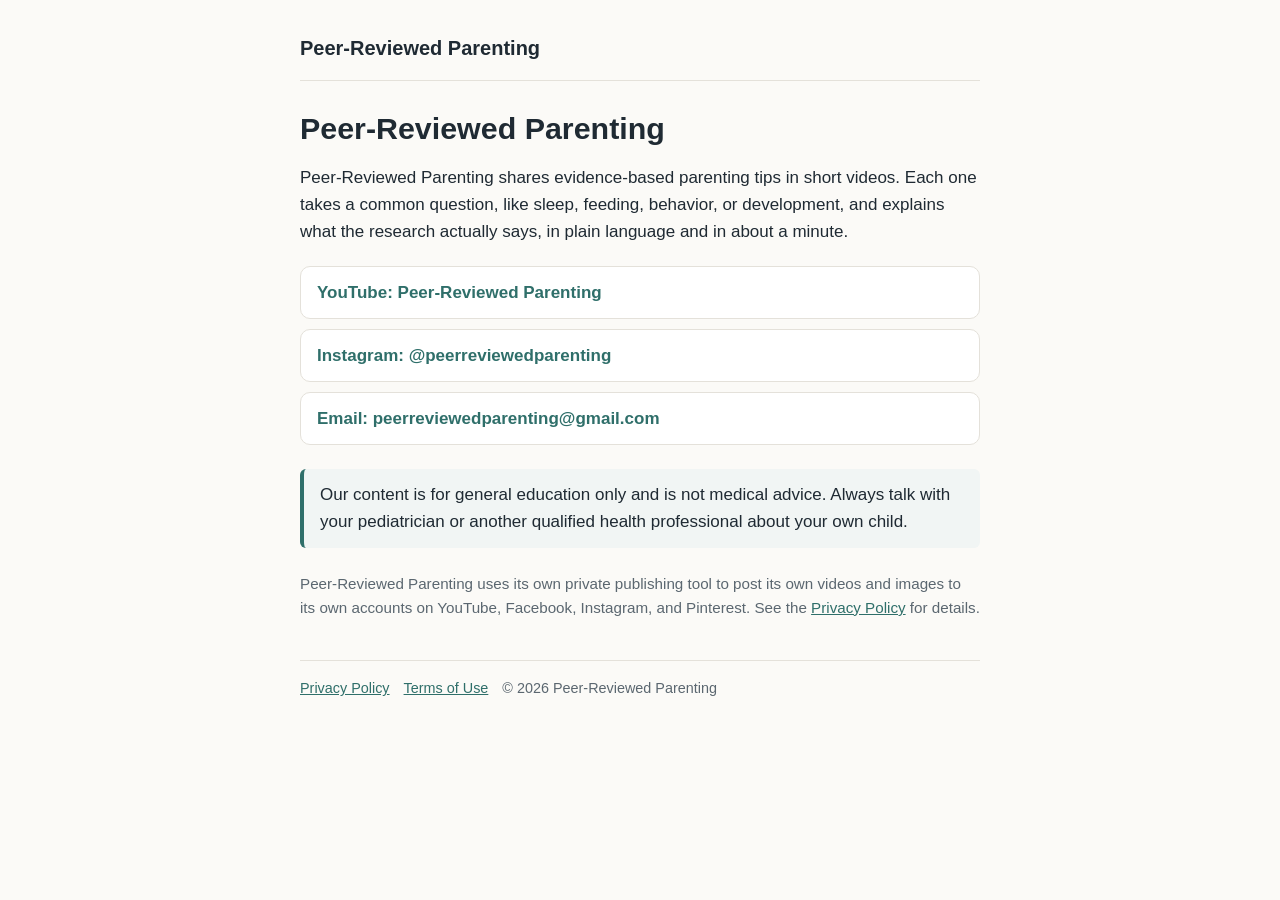
<file: index.html>
<!doctype html>
<html lang="en">
<head>
<meta charset="utf-8">
<meta name="viewport" content="width=device-width, initial-scale=1">
<title>Peer-Reviewed Parenting</title>
<meta name="description" content="Evidence-based, research-backed parenting tips in short videos.">
<link rel="stylesheet" href="style.css">
</head>
<body>
<div class="wrap">
<header><a class="brand" href="./">Peer-Reviewed Parenting</a></header>
<main>
<h1>Peer-Reviewed Parenting</h1>
<p>Peer-Reviewed Parenting shares evidence-based parenting tips in short videos. Each one takes a common question, like sleep, feeding, behavior, or development, and explains what the research actually says, in plain language and in about a minute.</p>
<ul class="links">
<li><a href="https://www.youtube.com/@peer-reviewedparenting">YouTube: Peer-Reviewed Parenting</a></li>
<li><a href="https://www.instagram.com/peerreviewedparenting/">Instagram: @peerreviewedparenting</a></li>
<li><a href="mailto:peerreviewedparenting@gmail.com">Email: peerreviewedparenting@gmail.com</a></li>
</ul>
<div class="note">Our content is for general education only and is not medical advice. Always talk with your pediatrician or another qualified health professional about your own child.</div>
<p class="muted">Peer-Reviewed Parenting uses its own private publishing tool to post its own videos and images to its own accounts on YouTube, Facebook, Instagram, and Pinterest. See the <a href="privacy.html">Privacy Policy</a> for details.</p>
</main>
<footer><a href="privacy.html">Privacy Policy</a><a href="terms.html">Terms of Use</a><span>&copy; 2026 Peer-Reviewed Parenting</span></footer>
</div>
</body>
</html>
</file>
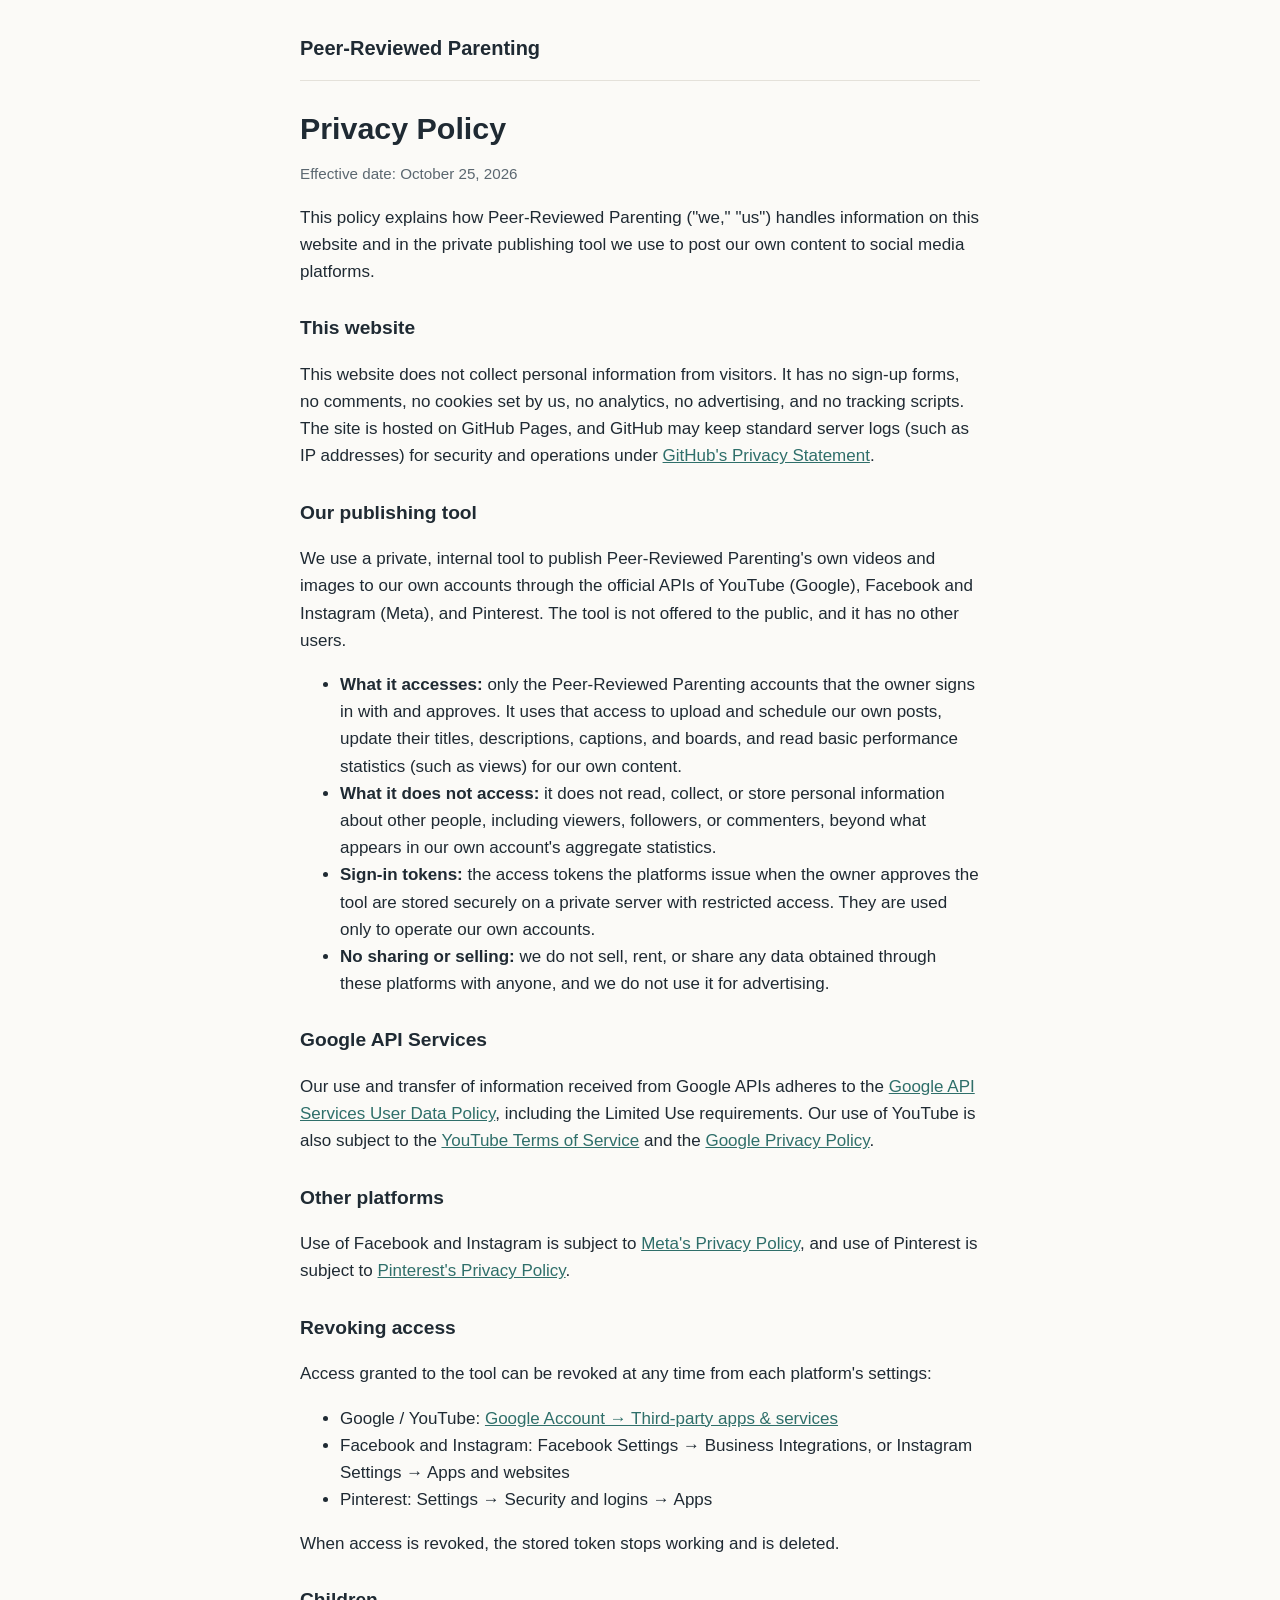
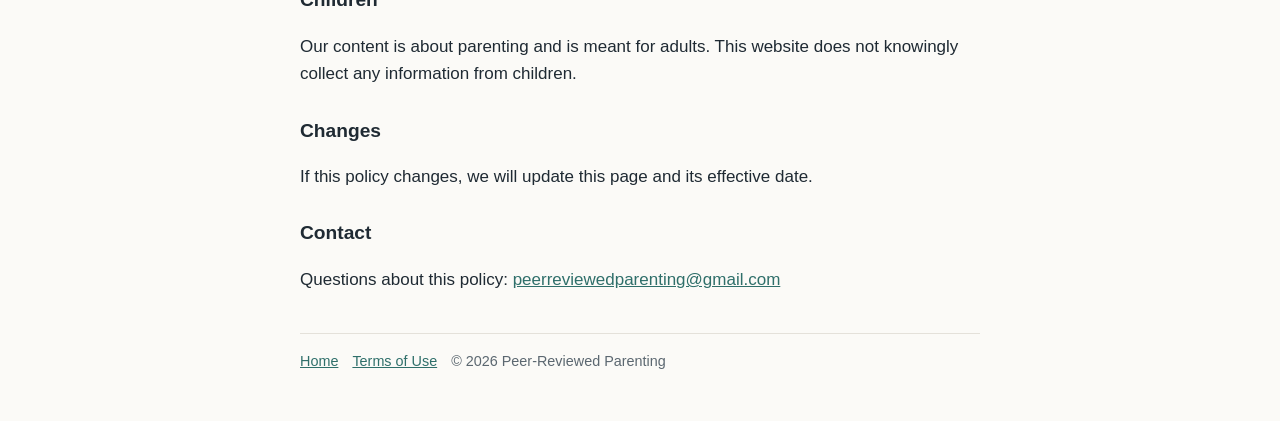
<file: privacy.html>
<!doctype html>
<html lang="en">
<head>
<meta charset="utf-8">
<meta name="viewport" content="width=device-width, initial-scale=1">
<title>Privacy Policy - Peer-Reviewed Parenting</title>
<link rel="stylesheet" href="style.css">
</head>
<body>
<div class="wrap">
<header><a class="brand" href="./">Peer-Reviewed Parenting</a></header>
<main>
<h1>Privacy Policy</h1>
<p class="muted">Effective date: October 25, 2026</p>

<p>This policy explains how Peer-Reviewed Parenting ("we," "us") handles information on this website and in the private publishing tool we use to post our own content to social media platforms.</p>

<h2>This website</h2>
<p>This website does not collect personal information from visitors. It has no sign-up forms, no comments, no cookies set by us, no analytics, no advertising, and no tracking scripts. The site is hosted on GitHub Pages, and GitHub may keep standard server logs (such as IP addresses) for security and operations under <a href="https://docs.github.com/en/site-policy/privacy-policies/github-general-privacy-statement">GitHub's Privacy Statement</a>.</p>

<h2>Our publishing tool</h2>
<p>We use a private, internal tool to publish Peer-Reviewed Parenting's own videos and images to our own accounts through the official APIs of YouTube (Google), Facebook and Instagram (Meta), and Pinterest. The tool is not offered to the public, and it has no other users.</p>
<ul>
<li><strong>What it accesses:</strong> only the Peer-Reviewed Parenting accounts that the owner signs in with and approves. It uses that access to upload and schedule our own posts, update their titles, descriptions, captions, and boards, and read basic performance statistics (such as views) for our own content.</li>
<li><strong>What it does not access:</strong> it does not read, collect, or store personal information about other people, including viewers, followers, or commenters, beyond what appears in our own account's aggregate statistics.</li>
<li><strong>Sign-in tokens:</strong> the access tokens the platforms issue when the owner approves the tool are stored securely on a private server with restricted access. They are used only to operate our own accounts.</li>
<li><strong>No sharing or selling:</strong> we do not sell, rent, or share any data obtained through these platforms with anyone, and we do not use it for advertising.</li>
</ul>

<h2>Google API Services</h2>
<p>Our use and transfer of information received from Google APIs adheres to the <a href="https://developers.google.com/terms/api-services-user-data-policy">Google API Services User Data Policy</a>, including the Limited Use requirements. Our use of YouTube is also subject to the <a href="https://www.youtube.com/t/terms">YouTube Terms of Service</a> and the <a href="https://policies.google.com/privacy">Google Privacy Policy</a>.</p>

<h2>Other platforms</h2>
<p>Use of Facebook and Instagram is subject to <a href="https://www.facebook.com/privacy/policy/">Meta's Privacy Policy</a>, and use of Pinterest is subject to <a href="https://policy.pinterest.com/privacy-policy">Pinterest's Privacy Policy</a>.</p>

<h2>Revoking access</h2>
<p>Access granted to the tool can be revoked at any time from each platform's settings:</p>
<ul>
<li>Google / YouTube: <a href="https://myaccount.google.com/permissions">Google Account &rarr; Third-party apps &amp; services</a></li>
<li>Facebook and Instagram: Facebook Settings &rarr; Business Integrations, or Instagram Settings &rarr; Apps and websites</li>
<li>Pinterest: Settings &rarr; Security and logins &rarr; Apps</li>
</ul>
<p>When access is revoked, the stored token stops working and is deleted.</p>

<h2>Children</h2>
<p>Our content is about parenting and is meant for adults. This website does not knowingly collect any information from children.</p>

<h2>Changes</h2>
<p>If this policy changes, we will update this page and its effective date.</p>

<h2>Contact</h2>
<p>Questions about this policy: <a href="mailto:peerreviewedparenting@gmail.com">peerreviewedparenting@gmail.com</a></p>
</main>
<footer><a href="./">Home</a><a href="terms.html">Terms of Use</a><span>&copy; 2026 Peer-Reviewed Parenting</span></footer>
</div>
</body>
</html>
</file>
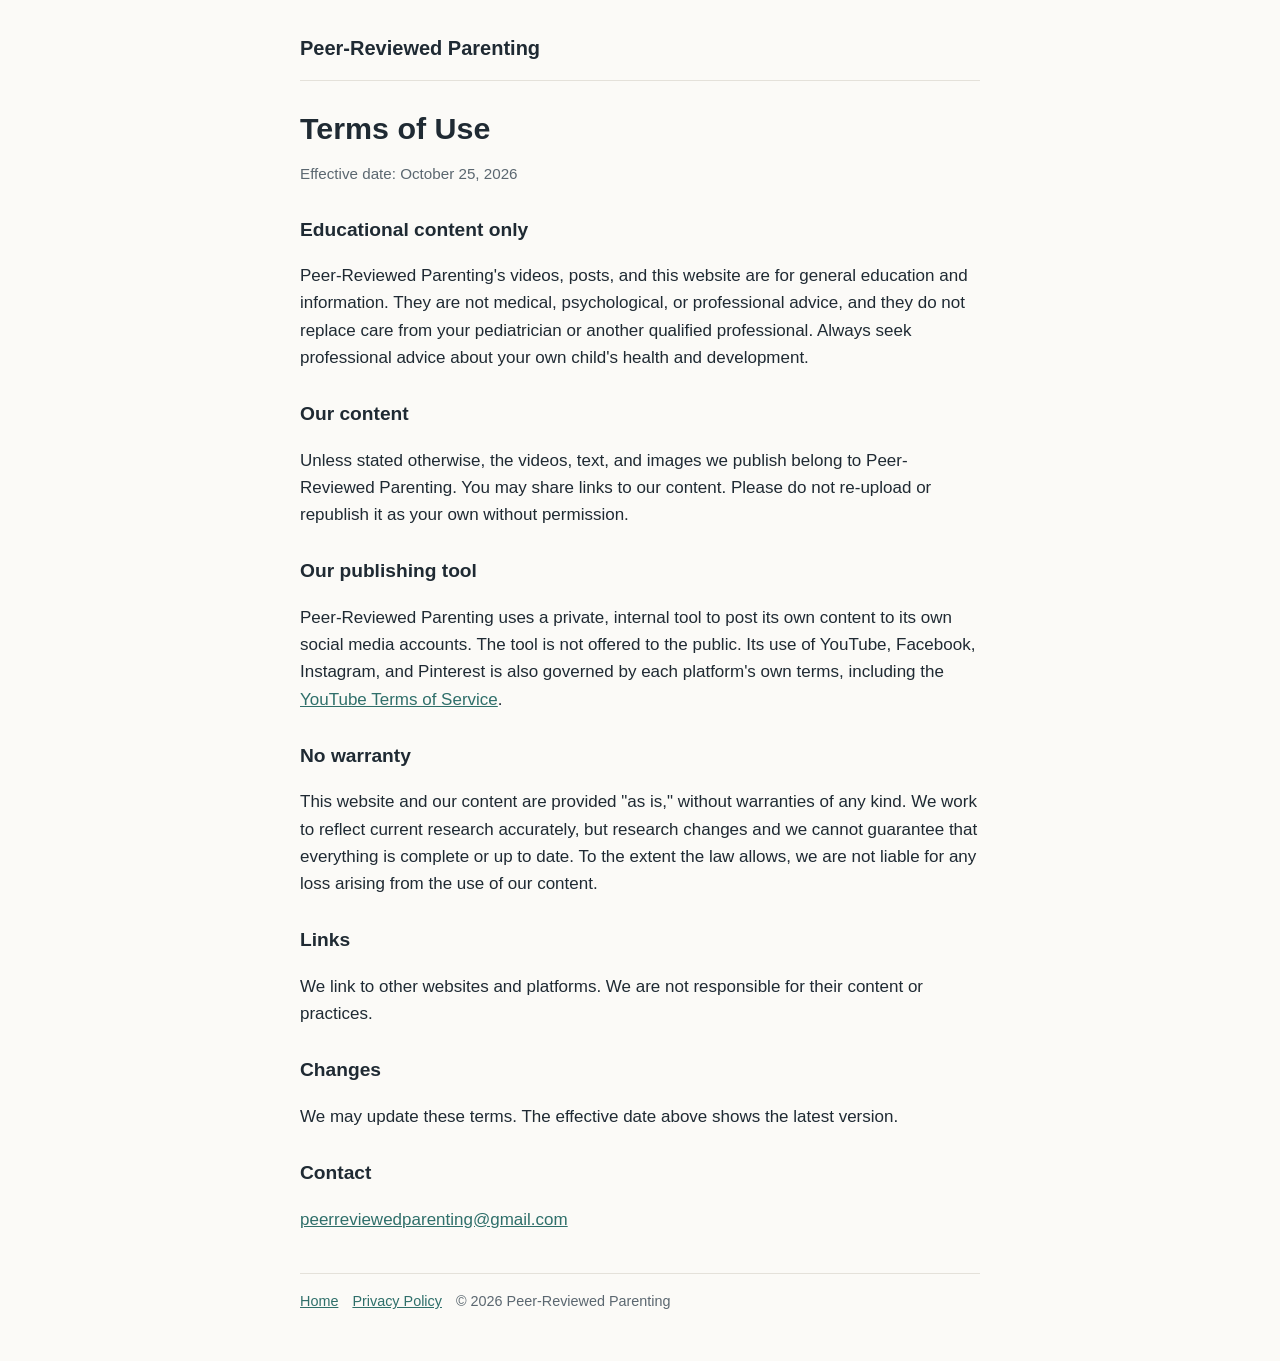
<file: terms.html>
<!doctype html>
<html lang="en">
<head>
<meta charset="utf-8">
<meta name="viewport" content="width=device-width, initial-scale=1">
<title>Terms of Use - Peer-Reviewed Parenting</title>
<link rel="stylesheet" href="style.css">
</head>
<body>
<div class="wrap">
<header><a class="brand" href="./">Peer-Reviewed Parenting</a></header>
<main>
<h1>Terms of Use</h1>
<p class="muted">Effective date: October 25, 2026</p>
<h2>Educational content only</h2>
<p>Peer-Reviewed Parenting's videos, posts, and this website are for general education and information. They are not medical, psychological, or professional advice, and they do not replace care from your pediatrician or another qualified professional. Always seek professional advice about your own child's health and development.</p>
<h2>Our content</h2>
<p>Unless stated otherwise, the videos, text, and images we publish belong to Peer-Reviewed Parenting. You may share links to our content. Please do not re-upload or republish it as your own without permission.</p>
<h2>Our publishing tool</h2>
<p>Peer-Reviewed Parenting uses a private, internal tool to post its own content to its own social media accounts. The tool is not offered to the public. Its use of YouTube, Facebook, Instagram, and Pinterest is also governed by each platform's own terms, including the <a href="https://www.youtube.com/t/terms">YouTube Terms of Service</a>.</p>
<h2>No warranty</h2>
<p>This website and our content are provided "as is," without warranties of any kind. We work to reflect current research accurately, but research changes and we cannot guarantee that everything is complete or up to date. To the extent the law allows, we are not liable for any loss arising from the use of our content.</p>
<h2>Links</h2>
<p>We link to other websites and platforms. We are not responsible for their content or practices.</p>
<h2>Changes</h2>
<p>We may update these terms. The effective date above shows the latest version.</p>
<h2>Contact</h2>
<p><a href="mailto:peerreviewedparenting@gmail.com">peerreviewedparenting@gmail.com</a></p>
</main>
<footer><a href="./">Home</a><a href="privacy.html">Privacy Policy</a><span>&copy; 2026 Peer-Reviewed Parenting</span></footer>
</div>
</body>
</html>
</file>
<file: style.css>
:root{--ink:#1f2a33;--muted:#5b6770;--accent:#2f6f6a;--bg:#fbfaf7;--card:#ffffff;--line:#e4e1da}
*{box-sizing:border-box}
html{-webkit-text-size-adjust:100%}
body{margin:0;background:var(--bg);color:var(--ink);font:17px/1.6 -apple-system,BlinkMacSystemFont,"Segoe UI",Roboto,Helvetica,Arial,sans-serif}
.wrap{max-width:720px;margin:0 auto;padding:32px 20px 48px}
header{border-bottom:1px solid var(--line);margin-bottom:28px;padding-bottom:16px}
header a.brand{color:var(--ink);text-decoration:none;font-weight:700;font-size:1.25rem}
h1{font-size:1.9rem;line-height:1.25;margin:0 0 12px}
h2{font-size:1.2rem;margin:28px 0 8px}
p,li{color:var(--ink)}
.muted{color:var(--muted);font-size:.95rem}
a{color:var(--accent)}
.links{list-style:none;padding:0;margin:20px 0;display:grid;gap:10px}
.links a{display:block;background:var(--card);border:1px solid var(--line);border-radius:10px;padding:12px 16px;text-decoration:none;font-weight:600}
.links a:hover{border-color:var(--accent)}
.note{background:#f1f5f4;border-left:4px solid var(--accent);padding:12px 16px;border-radius:6px;margin:24px 0}
footer{border-top:1px solid var(--line);margin-top:40px;padding-top:16px;font-size:.9rem;color:var(--muted)}
footer a{margin-right:14px}
</file>
